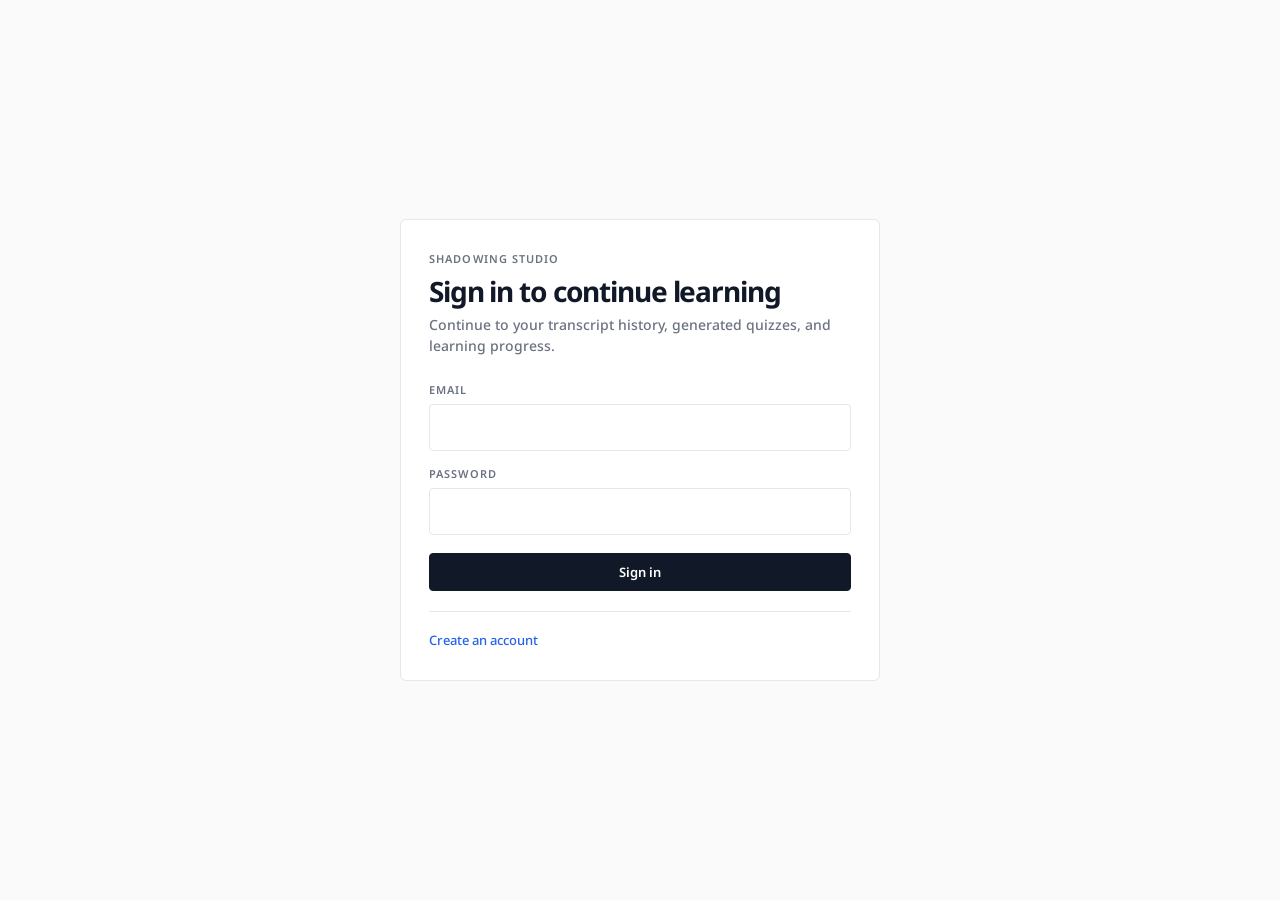
<file: app/presentation/static/login.html>
<!DOCTYPE html>
<html lang="vi">
  <head>
    <meta charset="UTF-8" />
    <meta name="viewport" content="width=device-width, initial-scale=1.0" />
    <title>Login - Shadowing Studio</title>
    <link rel="stylesheet" href="./auth.css?v=20260510b" />
  </head>
  <body data-auth-page="login">
    <main class="auth-shell">
      <section class="auth-panel" aria-labelledby="auth-title">
        <p class="auth-kicker">Shadowing Studio</p>
        <h1 id="auth-title" class="auth-title">Sign in to continue learning</h1>
        <p class="auth-copy">
          Continue to your transcript history, generated quizzes, and learning progress.
        </p>

        <form id="auth-form" class="auth-form" novalidate>
          <div class="auth-field">
            <label for="auth-email" class="auth-label">Email</label>
            <input
              id="auth-email"
              name="email"
              class="auth-input"
              type="email"
              autocomplete="email"
              required
            />
          </div>

          <div class="auth-field">
            <label for="auth-password" class="auth-label">Password</label>
            <input
              id="auth-password"
              name="password"
              class="auth-input"
              type="password"
              autocomplete="current-password"
              required
            />
          </div>

          <div
            id="auth-error"
            class="auth-message auth-message-error"
            aria-live="polite"
            hidden
          ></div>
          <div id="auth-info" class="auth-message" hidden></div>

          <button id="auth-submit" type="submit" class="auth-submit">Sign in</button>
        </form>

        <p class="auth-footer">
          <a href="/register" class="auth-link">Create an account</a>
        </p>
      </section>
    </main>

    <script type="module" src="./auth.js"></script>
  </body>
</html>
</file>
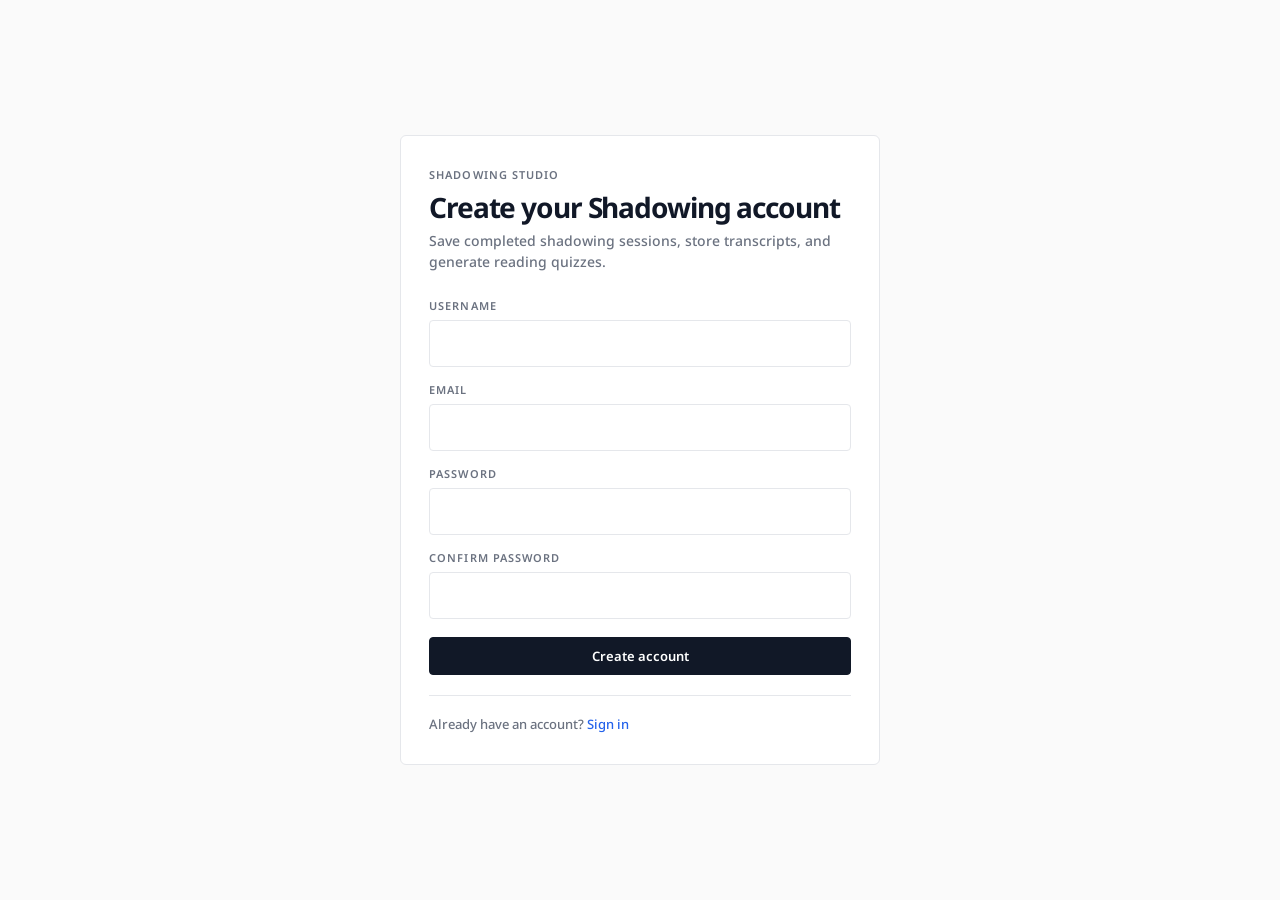
<file: app/presentation/static/register.html>
<!DOCTYPE html>
<html lang="vi">
  <head>
    <meta charset="UTF-8" />
    <meta name="viewport" content="width=device-width, initial-scale=1.0" />
    <title>Register - Shadowing Studio</title>
    <link rel="stylesheet" href="./auth.css?v=20260510b" />
  </head>
  <body data-auth-page="register">
    <main class="auth-shell">
      <section class="auth-panel" aria-labelledby="auth-title">
        <p class="auth-kicker">Shadowing Studio</p>
        <h1 id="auth-title" class="auth-title">Create your Shadowing account</h1>
        <p class="auth-copy">
          Save completed shadowing sessions, store transcripts, and generate reading quizzes.
        </p>

        <form id="auth-form" class="auth-form" novalidate>
          <div class="auth-field">
            <label for="auth-username" class="auth-label">Username</label>
            <input
              id="auth-username"
              name="username"
              class="auth-input"
              type="text"
              autocomplete="username"
              minlength="3"
              required
            />
          </div>

          <div class="auth-field">
            <label for="auth-email" class="auth-label">Email</label>
            <input
              id="auth-email"
              name="email"
              class="auth-input"
              type="email"
              autocomplete="email"
              required
            />
          </div>

          <div class="auth-field">
            <label for="auth-password" class="auth-label">Password</label>
            <input
              id="auth-password"
              name="password"
              class="auth-input"
              type="password"
              autocomplete="new-password"
              minlength="8"
              required
            />
          </div>

          <div class="auth-field">
            <label for="auth-confirm-password" class="auth-label">Confirm password</label>
            <input
              id="auth-confirm-password"
              name="confirm_password"
              class="auth-input"
              type="password"
              autocomplete="new-password"
              minlength="8"
              required
            />
          </div>

          <div
            id="auth-error"
            class="auth-message auth-message-error"
            aria-live="polite"
            hidden
          ></div>
          <div id="auth-info" class="auth-message" hidden></div>

          <button id="auth-submit" type="submit" class="auth-submit">Create account</button>
        </form>

        <p class="auth-footer">
          Already have an account?
          <a href="/login" class="auth-link">Sign in</a>
        </p>
      </section>
    </main>

    <script type="module" src="./auth.js"></script>
  </body>
</html>
</file>
<file: app/presentation/static/auth.css>
@import url("https://fonts.googleapis.com/css2?family=Noto+Sans:wdth,wght@100,500..900&display=swap");

:root {
  --color-bg: #fafafa;
  --color-surface: #ffffff;
  --color-surface-muted: #f4f4f5;
  --color-border: #e5e7eb;
  --color-border-strong: #d9dde3;
  --color-text: #111827;
  --color-text-secondary: #6b7280;
  --color-accent: #111827;
  --color-accent-soft: #2563eb;
  --color-danger: #b91c1c;
  --radius-sm: 4px;
  --radius-md: 6px;
  --space-xs: 8px;
  --space-sm: 12px;
  --space-md: 16px;
  --space-lg: 20px;
  --space-xl: 24px;
  --space-2xl: 32px;
  --text-xs: 11px;
  --text-sm: 13px;
  --text-md: 14px;
  --text-lg: 15px;
  --text-xl: 18px;
  --text-2xl: 28px;
  --transition-fast: 140ms ease;
  --font-sans:
    "Noto Sans",
    ui-sans-serif,
    system-ui,
    -apple-system,
    BlinkMacSystemFont,
    "Segoe UI",
    sans-serif;
}

*,
*::before,
*::after {
  box-sizing: border-box;
}

body {
  margin: 0;
  min-height: 100vh;
  background: var(--color-bg);
  color: var(--color-text);
  font-family: var(--font-sans);
  font-optical-sizing: auto;
  font-weight: 500;
  font-style: normal;
  font-variation-settings: "wdth" 100;
  line-height: 1.55;
}

.auth-shell {
  width: min(100%, 1160px);
  min-height: 100vh;
  margin: 0 auto;
  padding: 40px 20px;
  display: grid;
  place-items: center;
}

.auth-panel {
  width: min(100%, 480px);
  padding: 30px 28px;
  border: 1px solid var(--color-border);
  border-radius: var(--radius-md);
  background: var(--color-surface);
}

.auth-kicker,
.auth-label {
  margin: 0;
  color: var(--color-text-secondary);
  font-size: var(--text-xs);
  font-weight: 600;
  letter-spacing: 0.1em;
  text-transform: uppercase;
}

.auth-title {
  margin: 10px 0 8px;
  font-size: var(--text-2xl);
  line-height: 1.02;
  letter-spacing: -0.04em;
}

.auth-copy,
.auth-footer,
.auth-message {
  color: var(--color-text-secondary);
}

.auth-copy {
  margin: 0 0 24px;
  font-size: var(--text-md);
}

.auth-form {
  display: grid;
  gap: 14px;
}

.auth-field {
  display: grid;
  gap: 6px;
}

.auth-input {
  width: 100%;
  min-height: 42px;
  padding: 10px 12px;
  border: 1px solid var(--color-border);
  border-radius: var(--radius-sm);
  background: var(--color-surface);
  color: var(--color-text);
  font: inherit;
  transition:
    border-color var(--transition-fast),
    background-color var(--transition-fast);
}

.auth-input:hover {
  border-color: var(--color-border-strong);
}

.auth-input:focus-visible,
.auth-submit:focus-visible,
.auth-link:focus-visible {
  outline: 2px solid var(--color-accent-soft);
  outline-offset: 2px;
}

.auth-submit {
  min-height: 38px;
  margin-top: 4px;
  padding: 8px 12px;
  border: 1px solid var(--color-accent);
  border-radius: var(--radius-sm);
  background: var(--color-accent);
  color: #ffffff;
  font: inherit;
  font-size: var(--text-sm);
  font-weight: 600;
  cursor: pointer;
  transition:
    background-color var(--transition-fast),
    border-color var(--transition-fast),
    color var(--transition-fast);
}

.auth-submit:hover {
  background: #1f2937;
}

.auth-submit:disabled {
  cursor: not-allowed;
  border-color: var(--color-border);
  background: var(--color-surface-muted);
  color: var(--color-text-secondary);
}

.auth-message {
  padding: 10px 12px;
  border: 1px solid var(--color-border);
  border-radius: var(--radius-sm);
  background: var(--color-surface-muted);
  font-size: var(--text-sm);
}

.auth-message-error {
  color: var(--color-danger);
  border-color: rgba(185, 28, 28, 0.18);
  background: rgba(248, 244, 244, 0.92);
}

.auth-footer {
  margin: 20px 0 0;
  padding-top: 18px;
  border-top: 1px solid var(--color-border);
  font-size: var(--text-sm);
}

.auth-link {
  color: var(--color-accent-soft);
  text-decoration: none;
}

.auth-link:hover {
  text-decoration: underline;
}

@media (max-width: 640px) {
  .auth-shell {
    padding: 20px 14px;
  }

  .auth-panel {
    padding: 22px 18px;
  }
}
</file>
